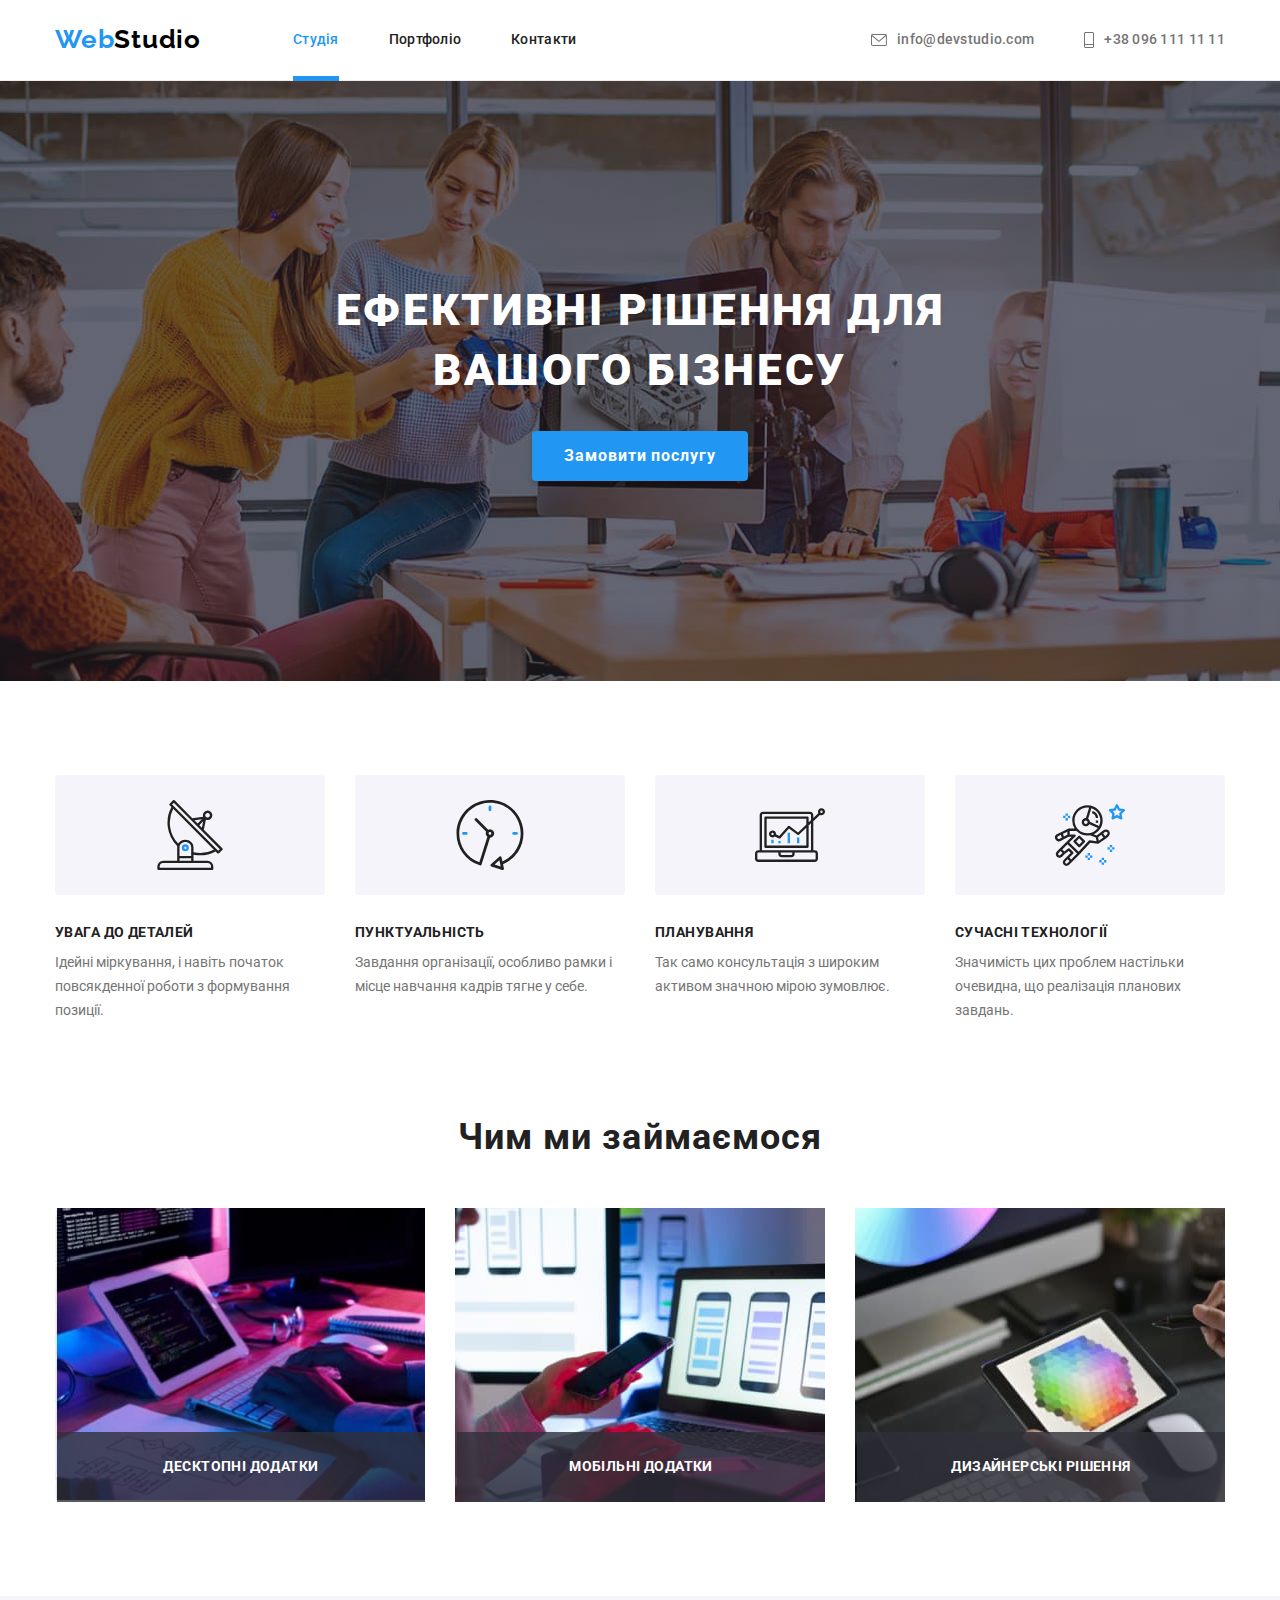
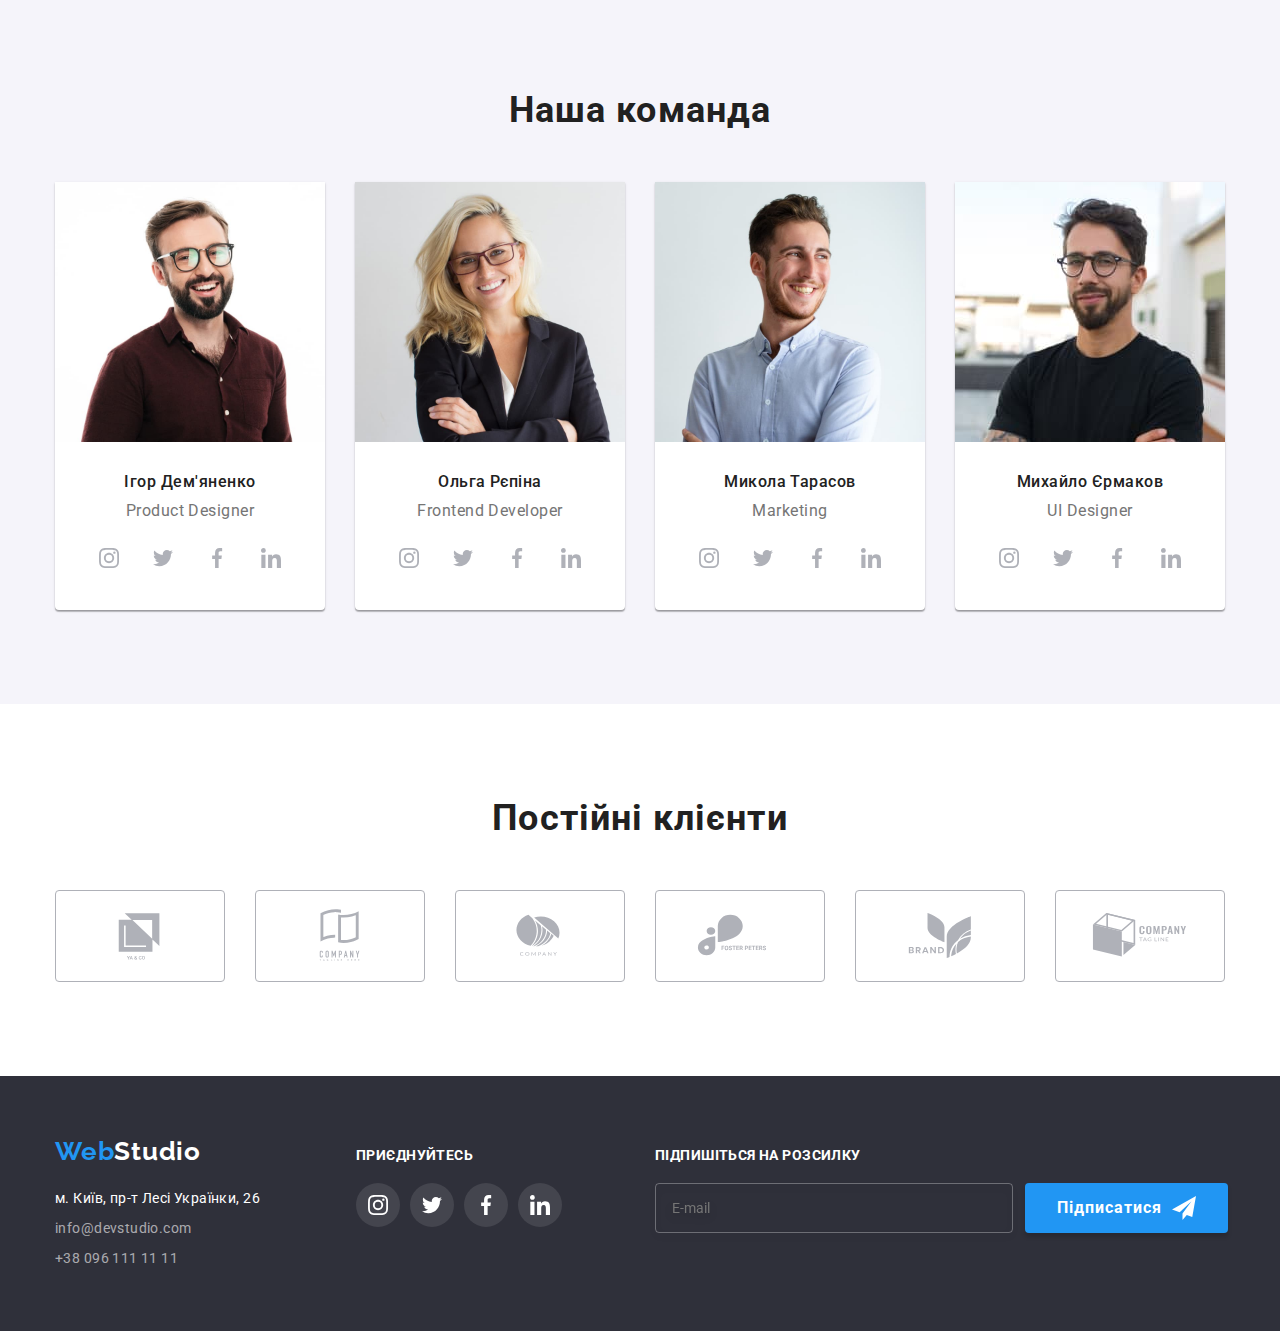
<file: index.html>
<!DOCTYPE html>
<html lang="uk">
  <head>
    <meta charset="UTF-8" />
    <meta http-equiv="X-UA-Compatible" content="IE=edge" />
    <meta name="viewport" content="width=device-width, initial-scale=1.0" />
    <title>Studio</title>
    <link
      href="https://fonts.googleapis.com/css2?family=Raleway:wght@700&family=Roboto:wght@400;500;700;900&display=swap"
      rel="stylesheet"
    />
    <link
      rel="stylesheet"
      href="https://cdnjs.cloudflare.com/ajax/libs/modern-normalize/1.1.0/modern-normalize.min.css"
    />
    <link href="./css/main.min.css" rel="stylesheet" />
    <link href="./css/styles.css" rel="stylesheet" />
  </head>
  <body>
    <!-- шапка класса -->
    <header class="page-top">
      <div class="container site-navnav">
        <nav class="site-navnav">
          <a href="./index.html" class="logo"
            >Web<span class="logot">Studio</span></a
          >
          <ul class="site-nav list">
            <li class="item">
              <a href="./index.html" class="link activ-page">Студія</a>
            </li>
            <li class="item">
              <a href="./portfolio.html" class="link">Портфоліо</a>
            </li>
            <li class="item">
              <a href="./index.html" class="link">Контакти</a>
            </li>
          </ul>
        </nav>
        <ul class="auth-nav list">
          <li class="item">
            <a href="mailto:info@devstudio.com" class="link-auth"
              ><svg class="head-icons" width="16" height="12">
                <use href="./images/icons.svg#icon-mail"></use>
              </svg>
              info@devstudio.com</a
            >
          </li>
          <li class="item">
            <a href="tel:+380961111111" class="link-auth"
              ><svg class="head-icons" width="10" height="16">
                <use href="./images/icons.svg#icon-tel"></use></svg
              >+38 096 111 11 11</a
            >
          </li>
        </ul>
      </div>
    </header>
    <!-- герой -->
    <main>
      <section class="hero">
        <div class="container">
          <h1 class="hero-title">Ефективні рішення для вашого бізнесу</h1>
          <button type="button" class="hero-button" data-modal-open>
            Замовити послугу
          </button>
        </div>
      </section>
      <!-- Переваги -->
      <section class="features section">
        <div class="container">
          <h2 class="visually-hidden">Переваги</h2>
          <ul class="list">
            <li class="item-list">
              <div class="astronauts">
                <svg class="customers-icons" width="70" height="70">
                  <use href="./images/icons.svg#icon-antenna"></use>
                </svg>
              </div>
              <h2 class="features-title">УВАГА ДО ДЕТАЛЕЙ</h2>
              <p class="text">
                Ідейні міркування, і навіть початок повсякденної роботи з
                формування позиції.
              </p>
            </li>
            <li class="item-list">
              <div class="astronauts">
                <svg class="customers-icons" width="70" height="70">
                  <use href="./images/icons.svg#icon-clock"></use>
                </svg>
              </div>
              <h2 class="features-title">ПУНКТУАЛЬНІСТЬ</h2>
              <p class="text">
                Завдання організації, особливо рамки і місце навчання кадрів
                тягне у себе.
              </p>
            </li>
            <li class="item-list">
              <div class="astronauts">
                <svg class="customers-icons" width="70" height="70">
                  <use href="./images/icons.svg#icon-diagram"></use>
                </svg>
              </div>
              <h2 class="features-title">ПЛАНУВАННЯ</h2>
              <p class="text">
                Так само консультація з широким активом значною мірою зумовлює.
              </p>
            </li>
            <li class="item-list">
              <div class="astronauts">
                <svg class="customers-icons" width="70" height="70">
                  <use href="./images/icons.svg#icon-astronaut"></use>
                </svg>
              </div>
              <h2 class="features-title">СУЧАСНІ ТЕХНОЛОГІЇ</h2>
              <p class="text">
                Значимість цих проблем настільки очевидна, що реалізація
                планових завдань.
              </p>
            </li>
          </ul>
        </div>
      </section>
      <!-- Чим ми займаємося -->
      <section class="work section">
        <div class="container">
          <h2 class="work-title">Чим ми займаємося</h2>
          <ul class="features-list list">
            <li class="item">
              <img
                src="./images/sector2/box1.jpg"
                alt="Робота на компьютері"
                width="370"
                height="294"
              />
              <div class="addition">
                <p>Десктопні додатки</p>
              </div>
            </li>
            <li class="item">
              <img
                src="./images/sector2/box2.jpg"
                alt="Робота на компьютері"
                width="370"
                height="294"
              />
              <div class="addition">
                <p>Мобільні додатки</p>
              </div>
            </li>
            <li class="item">
              <img
                src="./images/sector2/box3.jpg"
                alt="Планшет з малюнком"
                width="370"
                height="294"
              />
              <div class="addition">
                <p>Дизайнерські рішення</p>
              </div>
            </li>
          </ul>
        </div>
      </section>
      <!-- Команда -->
      <section class="team section">
        <div class="container">
          <h2 class="team-title">Наша команда</h2>
          <ul class="list">
            <li class="item">
              <img
                src="./images/sector3/worker1.jpg"
                alt="Працівник в окулярах"
                width="270"
                height="260"
              />
              <h3 class="team-member">Ігор Дем'яненко</h3>
              <p class="text">Product Designer</p>
              <ul class="socials">
                <li class="socials-items">
                  <a
                    class="socials-link"
                    href="https://instagram.com"
                    target="_blank"
                    rel="noreferrer noopener"
                  >
                    <svg class="social-icons" width="20" height="20">
                      <use href="./images/icons.svg#icon-instagram"></use></svg
                  ></a>
                </li>
                <li class="socials-items">
                  <a
                    class="socials-link"
                    href="https://twitter.com"
                    target="_blank"
                    rel="noreferrer noopener"
                    ><svg class="social-icons" width="20" height="20">
                      <use href="./images/icons.svg#icon-twitter"></use></svg
                  ></a>
                </li>
                <li class="socials-items">
                  <a
                    class="socials-link"
                    href="https://facebook.com"
                    target="_blank"
                    rel="noreferrer noopener"
                    ><svg class="social-icons" width="20" height="20">
                      <use href="./images/icons.svg#icon-facebook"></use></svg
                  ></a>
                </li>
                <li class="socials-items">
                  <a
                    class="socials-link"
                    href="https://linkedin.com"
                    target="_blank"
                    rel="noreferrer noopener"
                    ><svg class="social-icons" width="20" height="20">
                      <use href="./images/icons.svg#icon-linkedin"></use></svg
                  ></a>
                </li>
              </ul>
            </li>
            <li class="item">
              <img
                src="./images/sector3/worker2.jpg"
                alt="Працівник дівчина в окулярах"
                width="270"
                height="260"
              />
              <h3 class="team-member">Ольга Рєпіна</h3>
              <p class="text">Frontend Developer</p>
              <ul class="socials">
                <li class="socials-items">
                  <a
                    class="socials-link"
                    href="https://instagram.com"
                    target="_blank"
                    rel="noreferrer noopener"
                  >
                    <svg class="social-icons" width="20" height="20">
                      <use href="./images/icons.svg#icon-instagram"></use></svg
                  ></a>
                </li>
                <li class="socials-items">
                  <a
                    class="socials-link"
                    href="https://twitter.com"
                    target="_blank"
                    rel="noreferrer noopener"
                    ><svg class="social-icons" width="20" height="20">
                      <use href="./images/icons.svg#icon-twitter"></use></svg
                  ></a>
                </li>
                <li class="socials-items">
                  <a
                    class="socials-link"
                    href="https://facebook.com"
                    target="_blank"
                    rel="noreferrer noopener"
                    ><svg class="social-icons" width="20" height="20">
                      <use href="./images/icons.svg#icon-facebook"></use></svg
                  ></a>
                </li>
                <li class="socials-items">
                  <a
                    class="socials-link"
                    href="https://linkedin.com"
                    target="_blank"
                    rel="noreferrer noopener"
                    ><svg class="social-icons" width="20" height="20">
                      <use href="./images/icons.svg#icon-linkedin"></use></svg
                  ></a>
                </li>
              </ul>
            </li>
            <li class="item">
              <img
                src="./images/sector3/worker3.jpg"
                alt="Працівник"
                width="270"
                height="260"
              />
              <h3 class="team-member">Микола Тарасов</h3>
              <p class="text">Marketing</p>
              <ul class="socials">
                <li class="socials-items">
                  <a
                    class="socials-link"
                    href="https://instagram.com"
                    target="_blank"
                    rel="noreferrer noopener"
                  >
                    <svg class="social-icons" width="20" height="20">
                      <use href="./images/icons.svg#icon-instagram"></use></svg
                  ></a>
                </li>
                <li class="socials-items">
                  <a
                    class="socials-link"
                    href="https://twitter.com"
                    target="_blank"
                    rel="noreferrer noopener"
                    ><svg class="social-icons" width="20" height="20">
                      <use href="./images/icons.svg#icon-twitter"></use></svg
                  ></a>
                </li>
                <li class="socials-items">
                  <a
                    class="socials-link"
                    href="https://facebook.com"
                    target="_blank"
                    rel="noreferrer noopener"
                    ><svg class="social-icons" width="20" height="20">
                      <use href="./images/icons.svg#icon-facebook"></use></svg
                  ></a>
                </li>
                <li class="socials-items">
                  <a
                    class="socials-link"
                    href="https://linkedin.com"
                    target="_blank"
                    rel="noreferrer noopener"
                    ><svg class="social-icons" width="20" height="20">
                      <use href="./images/icons.svg#icon-linkedin"></use></svg
                  ></a>
                </li>
              </ul>
            </li>
            <li class="item">
              <img
                src="./images/sector3/worker4.jpg"
                alt="Працівник"
                width="270"
                height="260"
              />
              <h3 class="team-member">Михайло Єрмаков</h3>
              <p class="text">UI Designer</p>
              <ul class="socials">
                <li class="socials-items">
                  <a
                    class="socials-link"
                    href="https://instagram.com"
                    target="_blank"
                    rel="noreferrer noopener"
                  >
                    <svg class="social-icons" width="20" height="20">
                      <use href="./images/icons.svg#icon-instagram"></use></svg
                  ></a>
                </li>
                <li class="socials-items">
                  <a
                    class="socials-link"
                    href="https://twitter.com"
                    target="_blank"
                    rel="noreferrer noopener"
                    ><svg class="social-icons" width="20" height="20">
                      <use href="./images/icons.svg#icon-twitter"></use></svg
                  ></a>
                </li>
                <li class="socials-items">
                  <a
                    class="socials-link"
                    href="https://facebook.com"
                    target="_blank"
                    rel="noreferrer noopener"
                    ><svg class="social-icons" width="20" height="20">
                      <use href="./images/icons.svg#icon-facebook"></use></svg
                  ></a>
                </li>
                <li class="socials-items">
                  <a
                    class="socials-link"
                    href="https://linkedin.com"
                    target="_blank"
                    rel="noreferrer noopener"
                    ><svg class="social-icons" width="20" height="20">
                      <use href="./images/icons.svg#icon-linkedin"></use></svg
                  ></a>
                </li>
              </ul>
            </li>
          </ul>
        </div>
      </section>
      <!-- regular customers -->
      <section class="regular-customers section">
        <div class="container">
          <h2 class="customers-title">Постійні клієнти</h2>
          <ul class="customers">
            <li class="customers-item">
              <a
                class="customers-link"
                href="https://instagram.com"
                target="_blank"
                rel="noreferrer noopener"
              >
                <svg class="customers-icons" width="106" height="60">
                  <use href="./images/icons.svg#icon-Logo"></use></svg
              ></a>
            </li>
            <li class="customers-item">
              <a
                class="customers-link"
                href="https://instagram.com"
                target="_blank"
                rel="noreferrer noopener"
              >
                <svg class="customers-icons" width="106" height="60">
                  <use href="./images/icons.svg#icon-Logo-1"></use></svg
              ></a>
            </li>
            <li class="customers-item">
              <a
                class="customers-link"
                href="https://instagram.com"
                target="_blank"
                rel="noreferrer noopener"
              >
                <svg class="customers-icons" width="106" height="60">
                  <use href="./images/icons.svg#icon-Logo-2"></use></svg
              ></a>
            </li>
            <li class="customers-item">
              <a
                class="customers-link"
                href="https://instagram.com"
                target="_blank"
                rel="noreferrer noopener"
              >
                <svg class="customers-icons" width="106" height="60">
                  <use href="./images/icons.svg#icon-Logo-3"></use></svg
              ></a>
            </li>
            <li class="customers-item">
              <a
                class="customers-link"
                href="https://instagram.com"
                target="_blank"
                rel="noreferrer noopener"
              >
                <svg class="customers-icons" width="106" height="60">
                  <use href="./images/icons.svg#icon-Logo-4"></use></svg
              ></a>
            </li>
            <li class="customers-item">
              <a
                class="customers-link"
                href="https://instagram.com"
                target="_blank"
                rel="noreferrer noopener"
              >
                <svg class="customers-icons" width="106" height="60">
                  <use href="./images/icons.svg#icon-Logo-5"></use></svg
              ></a>
            </li>
          </ul>
        </div>
      </section>
    </main>
    <!-- Адресс/телефон -->
    <footer class="page-bot">
      <div class="container general-bot">
        <div class="first-bot">
          <a href="index.html" class="logo"
            >Web<span class="logot">Studio</span></a
          >
          <address class="address">
            <ul class="list">
              <li>
                <a
                  href="https://goo.gl/maps/ip22QWGcovhfsCNH8"
                  class="bot-address"
                  target="_blank"
                  rel="noreferrer noopener"
                  >м. Київ, пр-т Лесі Українки, 26</a
                >
              </li>
              <li>
                <a href="mailto:info@devstudio.com" class="bot-nav"
                  >info@devstudio.com</a
                >
              </li>
              <li>
                <a href="tel:+380961111111" class="bot-nav"
                  >+38 096 111 11 11</a
                >
              </li>
            </ul>
          </address>
        </div>
        <div class="second-bot">
          <p class="pinfoot">приєднуйтесь</p>
          <ul class="socials">
            <li class="socials-items">
              <a
                class="socials-link"
                href="https://instagram.com"
                target="_blank"
                rel="noreferrer noopener"
              >
                <svg class="social-icons" width="20" height="20">
                  <use href="./images/icons.svg#icon-instagram"></use></svg
              ></a>
            </li>
            <li class="socials-items">
              <a
                class="socials-link"
                href="https://twitter.com"
                target="_blank"
                rel="noreferrer noopener"
                ><svg class="social-icons" width="20" height="20">
                  <use href="./images/icons.svg#icon-twitter"></use></svg
              ></a>
            </li>
            <li class="socials-items">
              <a
                class="socials-link"
                href="https://facebook.com"
                target="_blank"
                rel="noreferrer noopener"
                ><svg class="social-icons" width="20" height="20">
                  <use href="./images/icons.svg#icon-facebook"></use></svg
              ></a>
            </li>
            <li class="socials-items">
              <a
                class="socials-link"
                href="https://linkedin.com"
                target="_blank"
                rel="noreferrer noopener"
                ><svg class="social-icons" width="20" height="20">
                  <use href="./images/icons.svg#icon-linkedin"></use></svg
              ></a>
            </li>
          </ul>
        </div>
        <div class="third-bot">
          <h2 class="pinfoot">Підпишіться на розсилку</h2>
          <form name="subscription">
            <div class="subscription-form">
              <label>
                <input
                  class="subscription-mail"
                  type="email"
                  name="user_mail"
                  placeholder="E-mail"
                />
              </label>
              <button class="hero-button" type="submit">
                Підписатися
                <svg class="social-icons" width="24" height="24">
                  <use href="./images/icons.svg#icon-send"></use>
                </svg>
              </button>
            </div>
          </form>
        </div>
      </div>
    </footer>
    <!-- modal window -->
    <div class="backdrop is-hidden" data-modal>
      <div class="modal">
        <button class="modal-btn" type="button" data-modal-close>
          <svg class="modal-icon" width="30" height="30">
            <use href="./images/icons.svg#icon-cross"></use>
          </svg>
        </button>
        <strong class="modal-title"
          >Залиште свої дані, ми вам передзвонимо</strong
        >
        <form name="modal-form" class="modal-form">
          <label class="modal-form-lable" for="user_name">Ім'я</label>
          <div class="modal-form-wrapper">
            <input
              class="modal-form-input"
              type="text"
              name="user_name"
              id="user_name"
            />
            <svg class="modal-form-icon" width="18" height="18">
              <use href="./images/icons.svg#icon-person"></use>
            </svg>
          </div>
          <label class="modal-form-lable" for="user_phone">Телефон</label>
          <div class="modal-form-wrapper">
            <input
              class="modal-form-input"
              type="tel"
              name="user_phone"
              id="user_phone"
            />
            <svg class="modal-form-icon" width="18" height="18">
              <use href="./images/icons.svg#icon-phone"></use>
            </svg>
          </div>
          <label class="modal-form-lable" for="user_mail">Пошта</label>
          <div class="modal-form-wrapper">
            <input
              class="modal-form-input"
              type="email"
              name="user_mail"
              id="user_mail"
            />
            <svg class="modal-form-icon" width="18" height="18">
              <use href="./images/icons.svg#icon-email"></use>
            </svg>
          </div>
          <label class="modal-form-lable" for="user_content">Коментар</label>
          <textarea
            class="modal-form-content"
            name="user_content"
            id="user_content"
            rows="6"
            placeholder="Введіть текст"
          ></textarea>
          <label class="modal-form-agree">
            <input class="modal-form-checkbox" type="checkbox" />
            <span class="icon-checkbox"></span>
            <span class="modal-form-desc"
              >Погоджуюся з розсилкою та приймаю
              <a class="modal-form-link" href="">Умови договору</a>
            </span>
          </label>
          <button class="hero-button" type="submit">Відправити</button>
        </form>
      </div>
    </div>
    <script src="./js/modal.js"></script>
  </body>
</html>
</file>
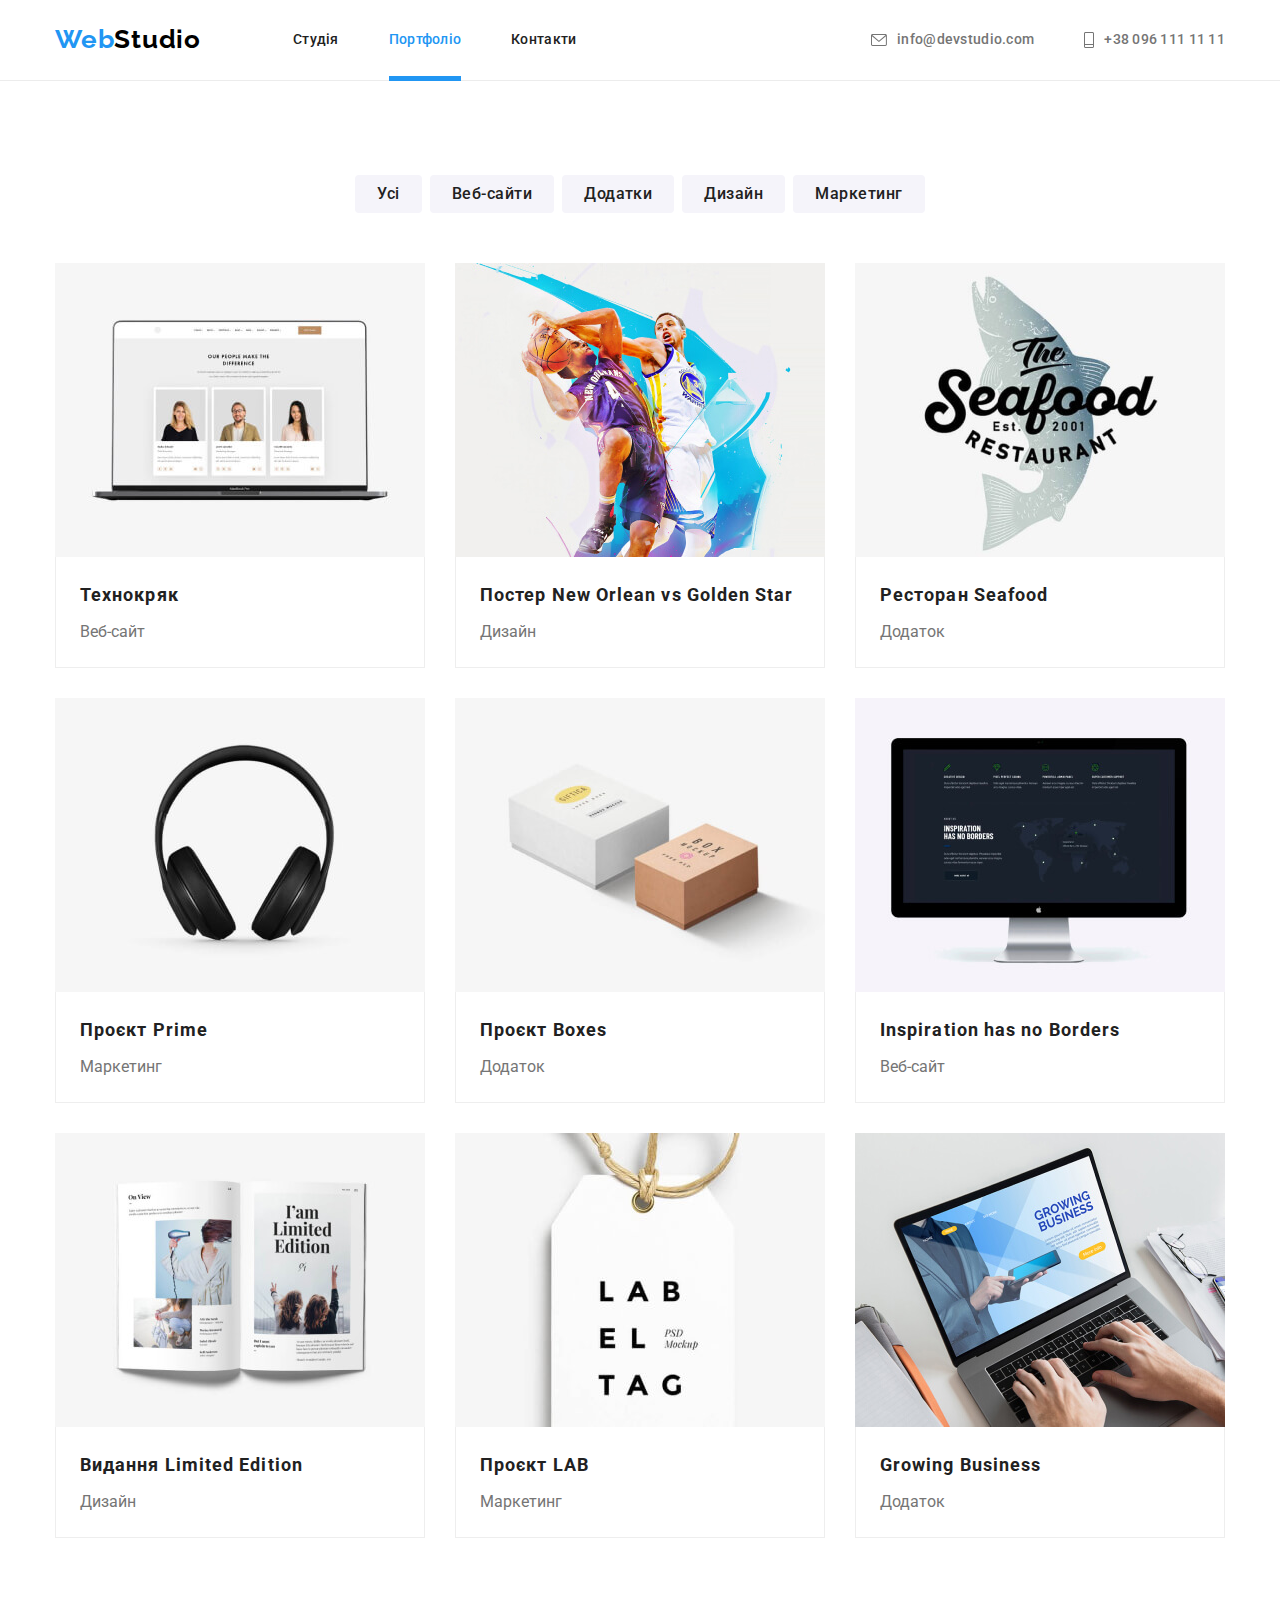
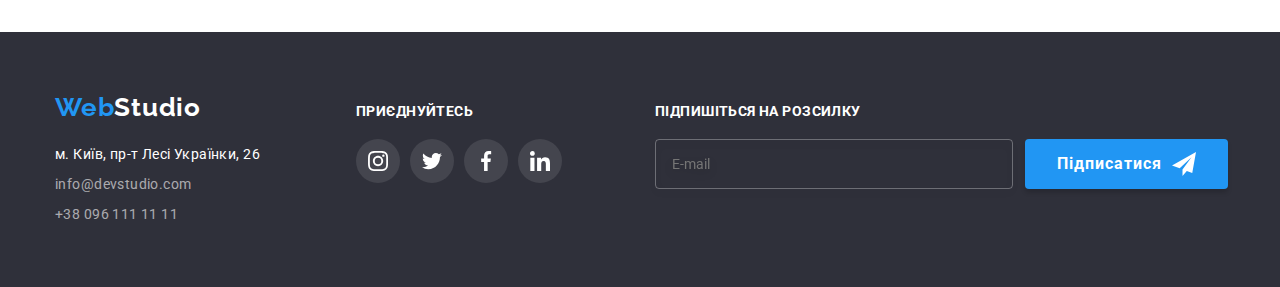
<file: portfolio.html>
<!DOCTYPE html>
<html lang="uk">
  <head>
    <meta charset="UTF-8" />
    <meta http-equiv="X-UA-Compatible" content="IE=edge" />
    <meta name="viewport" content="width=device-width, initial-scale=1.0" />
    <title>Studio</title>
    <link
      href="https://fonts.googleapis.com/css2?family=Raleway:wght@700&family=Roboto:wght@400;500;700;900&display=swap"
      rel="stylesheet"
    />
    <link
      rel="stylesheet"
      href="https://cdnjs.cloudflare.com/ajax/libs/modern-normalize/1.1.0/modern-normalize.min.css"
    />
    <link rel="stylesheet" href="./css/styles.css" />
  </head>
  <body>
    <header class="page-top">
      <div class="container site-navnav">
        <nav class="site-navnav">
          <a href="./index.html" class="logo"
            >Web<span class="logot">Studio</span></a
          >
          <ul class="site-nav list">
            <li class="item">
              <a href="./index.html" class="link">Студія</a>
            </li>
            <li class="item">
              <a href="./portfolio.html" class="link activ-page">Портфоліо</a>
            </li>
            <li class="item">
              <a href="./index.html" class="link">Контакти</a>
            </li>
          </ul>
        </nav>
        <div>
          <ul class="auth-nav list">
            <li class="item">
              <a href="mailto:info@devstudio.com" class="link-auth"
                ><svg class="head-icons" width="16" height="12">
                  <use href="./images/icons.svg#icon-mail"></use>
                </svg>
                info@devstudio.com</a
              >
            </li>
            <li class="item">
              <a href="tel:+380961111111" class="link-auth"
                ><svg class="head-icons" width="10" height="16">
                  <use href="./images/icons.svg#icon-tel"></use></svg
                >+38 096 111 11 11</a
              >
            </li>
          </ul>
        </div>
      </div>
    </header>
    <main>
      <!-- Портфоліо -->
      <section class="portfol-p section">
        <div class="container">
          <h1 class="visually-hidden">Портфоліо</h1>
          <ul class="buttons">
            <li class="item">
              <button type="button" class="baton">Усі</button>
            </li>
            <li class="item">
              <button type="button" class="baton">Веб-сайти</button>
            </li>
            <li class="item">
              <button type="button" class="baton">Додатки</button>
            </li>
            <li class="item">
              <button type="button" class="baton">Дизайн</button>
            </li>
            <li class="item">
              <button type="button" class="baton">Маркетинг</button>
            </li>
          </ul>

          <ul class="pt-container">
            <!-- flex-element -->
            <li class="pt-item">
              <a
                class="sylka"
                href="https://apeha.ru/"
                rel="noreferrer noopener"
              >
                <div class="overimg">
                  <img
                    src="./images/portfolio/img.jpg"
                    alt="Сайт на ноутбуке"
                    width="370"
                  />

                  <p class="interactiv">
                    Ресурс пропонує комплексні пропозиції з різним рівнем
                    функціоналу та сервісів. Все це дозволить відвідувачу
                    отримати вичерпні відомості про компанію чи приватну особу.
                  </p>
                </div>
                <div class="pt-title">
                  <h2 class="portfolio-title">Технокряк</h2>
                  <p>Веб-сайт</p>
                </div>
              </a>
            </li>
            <li class="pt-item">
              <a
                class="sylka"
                href="https://apeha.ru/"
                rel="noreferrer noopener"
              >
                <div class="overimg">
                  <img
                    src="./images/portfolio/img1.jpg"
                    alt="Постер"
                    width="370"
                  />
                  <p class="interactiv">
                    Ресурс пропонує комплексні пропозиції з різним рівнем
                    функціоналу та сервісів. Все це дозволить відвідувачу
                    отримати вичерпні відомості про компанію чи приватну особу.
                  </p>
                </div>
                <div class="pt-title">
                  <h2 class="portfolio-title">
                    Постер New Orlean vs Golden Star
                  </h2>
                  <p>Дизайн</p>
                </div>
              </a>
            </li>
            <li class="pt-item">
              <a
                class="sylka"
                href="https://apeha.ru/"
                rel="noreferrer noopener"
              >
                <div class="overimg">
                  <img
                    src="./images/portfolio/img2.jpg"
                    alt="Вывиска ресторана"
                    width="370"
                  />
                  <p class="interactiv">
                    Ресурс пропонує комплексні пропозиції з різним рівнем
                    функціоналу та сервісів. Все це дозволить відвідувачу
                    отримати вичерпні відомості про компанію чи приватну особу.
                  </p>
                </div>
                <div class="pt-title">
                  <h2 class="portfolio-title">Ресторан Seafood</h2>
                  <p>Додаток</p>
                </div></a
              >
            </li>
            <li class="pt-item">
              <a
                class="sylka"
                href="https://apeha.ru/"
                rel="noreferrer noopener"
              >
                <div class="overimg">
                  <img
                    src="./images/portfolio/img3.jpg"
                    alt="Наушники"
                    width="370"
                  />
                  <p class="interactiv">
                    Ресурс пропонує комплексні пропозиції з різним рівнем
                    функціоналу та сервісів. Все це дозволить відвідувачу
                    отримати вичерпні відомості про компанію чи приватну особу.
                  </p>
                </div>
                <div class="pt-title">
                  <h2 class="portfolio-title">Проєкт Prime</h2>
                  <p>Маркетинг</p>
                </div></a
              >
            </li>
            <li class="pt-item">
              <a
                class="sylka"
                href="https://apeha.ru/"
                rel="noreferrer noopener"
              >
                <div class="overimg">
                  <img
                    src="./images/portfolio/img4.jpg"
                    alt="Проєкт Boxes"
                    width="370"
                  />
                  <p class="interactiv">
                    Ресурс пропонує комплексні пропозиції з різним рівнем
                    функціоналу та сервісів. Все це дозволить відвідувачу
                    отримати вичерпні відомості про компанію чи приватну особу.
                  </p>
                </div>
                <div class="pt-title">
                  <h2 class="portfolio-title">Проєкт Boxes</h2>
                  <p>Додаток</p>
                </div></a
              >
            </li>
            <li class="pt-item">
              <a
                class="sylka"
                href="https://apeha.ru/"
                rel="noreferrer noopener"
              >
                <div class="overimg">
                  <img
                    src="./images/portfolio/img5.jpg"
                    alt="Монитор"
                    width="370"
                  />
                  <p class="interactiv">
                    Ресурс пропонує комплексні пропозиції з різним рівнем
                    функціоналу та сервісів. Все це дозволить відвідувачу
                    отримати вичерпні відомості про компанію чи приватну особу.
                  </p>
                </div>
                <div class="pt-title">
                  <h2 class="portfolio-title">Inspiration has no Borders</h2>
                  <p>Веб-сайт</p>
                </div></a
              >
            </li>
            <li class="pt-item">
              <a
                class="sylka"
                href="https://apeha.ru/"
                rel="noreferrer noopener"
              >
                <div class="overimg">
                  <img
                    src="./images/portfolio/img6.jpg"
                    alt="Книга"
                    width="370"
                  />
                  <p class="interactiv">
                    Ресурс пропонує комплексні пропозиції з різним рівнем
                    функціоналу та сервісів. Все це дозволить відвідувачу
                    отримати вичерпні відомості про компанію чи приватну особу.
                  </p>
                </div>
                <div class="pt-title">
                  <h2 class="portfolio-title">Видання Limited Edition</h2>
                  <p>Дизайн</p>
                </div></a
              >
            </li>
            <li class="pt-item">
              <a
                class="sylka"
                href="https://apeha.ru/"
                rel="noreferrer noopener"
              >
                <div class="overimg">
                  <img
                    src="./images/portfolio/img7.jpg"
                    alt="Бейдж"
                    width="370"
                  />
                  <p class="interactiv">
                    Ресурс пропонує комплексні пропозиції з різним рівнем
                    функціоналу та сервісів. Все це дозволить відвідувачу
                    отримати вичерпні відомості про компанію чи приватну особу.
                  </p>
                </div>
                <div class="pt-title">
                  <h2 class="portfolio-title">Проєкт LAB</h2>
                  <p>Маркетинг</p>
                </div></a
              >
            </li>
            <li class="pt-item">
              <a
                class="sylka"
                href="https://apeha.ru/"
                rel="noreferrer noopener"
              >
                <div class="overimg">
                  <img
                    src="./images/portfolio/img8.jpg"
                    alt="Работа за ноутбуком"
                    width="370"
                  />
                  <p class="interactiv">
                    Ресурс пропонує комплексні пропозиції з різним рівнем
                    функціоналу та сервісів. Все це дозволить відвідувачу
                    отримати вичерпні відомості про компанію чи приватну особу.
                  </p>
                </div>
                <div class="pt-title">
                  <h2 class="portfolio-title">Growing Business</h2>
                  <p>Додаток</p>
                </div></a
              >
            </li>
          </ul>
        </div>
      </section>
    </main>
    <footer class="page-bot">
      <div class="container general-bot">
        <div class="first-bot">
          <a href="index.html" class="logo"
            >Web<span class="logot">Studio</span></a
          >
          <address class="address">
            <ul class="list">
              <li>
                <a
                  href="https://goo.gl/maps/ip22QWGcovhfsCNH8"
                  class="bot-address"
                  target="_blank"
                  rel="noreferrer noopener"
                  >м. Київ, пр-т Лесі Українки, 26</a
                >
              </li>
              <li>
                <a href="mailto:info@devstudio.com" class="bot-nav"
                  >info@devstudio.com</a
                >
              </li>
              <li>
                <a href="tel:+380961111111" class="bot-nav"
                  >+38 096 111 11 11</a
                >
              </li>
            </ul>
          </address>
        </div>
        <div class="second-bot">
          <p class="pinfoot">приєднуйтесь</p>
          <ul class="socials">
            <li class="socials-items">
              <a
                class="socials-link"
                href="https://instagram.com"
                target="_blank"
                rel="noreferrer noopener"
              >
                <svg class="social-icons" width="20" height="20">
                  <use href="./images/icons.svg#icon-instagram"></use></svg
              ></a>
            </li>
            <li class="socials-items">
              <a
                class="socials-link"
                href="https://twitter.com"
                target="_blank"
                rel="noreferrer noopener"
                ><svg class="social-icons" width="20" height="20">
                  <use href="./images/icons.svg#icon-twitter"></use></svg
              ></a>
            </li>
            <li class="socials-items">
              <a
                class="socials-link"
                href="https://facebook.com"
                target="_blank"
                rel="noreferrer noopener"
                ><svg class="social-icons" width="20" height="20">
                  <use href="./images/icons.svg#icon-facebook"></use></svg
              ></a>
            </li>
            <li class="socials-items">
              <a
                class="socials-link"
                href="https://linkedin.com"
                target="_blank"
                rel="noreferrer noopener"
                ><svg class="social-icons" width="20" height="20">
                  <use href="./images/icons.svg#icon-linkedin"></use></svg
              ></a>
            </li>
          </ul>
        </div>
        <div class="third-bot">
          <h2 class="pinfoot">Підпишіться на розсилку</h2>
          <form name="subscription">
            <div class="subscription-form">
              <label>
                <input
                  class="subscription-mail"
                  type="email"
                  name="user_mail"
                  placeholder="E-mail"
                />
              </label>
              <button class="hero-button" type="submit">
                Підписатися
                <svg class="social-icons" width="24" height="24">
                  <use href="./images/icons.svg#icon-send"></use>
                </svg>
              </button>
            </div>
          </form>
        </div>
      </div>
    </footer>
  </body>
</html>
</file>
<file: css/styles.css>
:root {
    --primary-text-color: #212121;
    --title-text-color: #757575;
    --accent-text-color: #2196F3;
    --white-color: #ffffff;
    --black-color: #000000;
    --herobot-bcg-color: #2F303A;
    --team-background-color: #F5F4FA;
    --button-background-color: #188CE8;
    --bot-textnav-color: rgba(255, 255, 255, 0.6);
    --boder-bot-color: #ECECEC;
    --border-porfolio-color: #EEEEEE;
    --bg-img-color: #c4c4c4;
    --filling-icon: rgba(175, 177, 184, 1)
}

html {
    box-sizing: border-box;
}

*,
*::after,
*::before {
    box-sizing: inherit;
}

ul {
    margin: 0;
    padding: 0;
}

h1,
h2,
h3,
h4,
h5,
h6,
p,
ul {
    margin: 0;
    padding: 0;
}

body {
    background-color: var(--white-color);
    color: var(--title-text-color);

    font-family: 'Roboto', 'sans-serif';
    /* font-style: normal;
    font-weight: 400; */
    font-size: 14px;
    line-height: 1.71;

}

.container {
    width: 1200px;
    /* outline: 2px solid tomato; */
    /* outline: 2px solid tomato; */
    /* background-color: #e7d6d6; */
    margin: 0 auto;
    padding-left: 15px;
    padding-right: 15px;
}

a {
    text-decoration: none;
}

ul {
    list-style: none;
}

.section {
    padding-top: 94px;
    padding-bottom: 94px;
}

/* Капелюх */
.page-top {
    border-bottom: 1px solid var(--boder-bot-color);
}

.logo {
    display: block;
    color: var(--accent-text-color);
    font-style: normal;
    font-family: 'Raleway', 'sans-serif';
    font-weight: 700;
    font-size: 26px;
    line-height: 1.2;
    letter-spacing: 0.03em;
    width: 145px;
    margin: 0;
    padding: 0;
}

.logot {
    color: var(--black-color);
}

/* site-nav */
.site-nav .link {
    position: relative;
    display: block;
    padding-top: 32px;
    padding-bottom: 32px;
    color: var(--primary-text-color);

    font-weight: 500;
    font-size: 14px;
    line-height: 1.14;
    letter-spacing: 0.02em;
}

.link-auth {
    padding-top: 32px;
    padding-bottom: 32px;
}

.site-navnav {
    /* margin: 0;
    padding: 0; */
    display: flex;
    align-items: center;
    justify-content: space-between;
    padding-top: 0;
    padding-bottom: 0;
}

.site-nav {
    display: flex;
    margin: 0;
    padding: 0;
    margin-left: 93px;
}

.site-nav a {

    transition: color 250ms cubic-bezier(0.4, 0, 0.2, 1);
}


/* .site-nav .item:not(:last-child) {
    margin-right: 50px;
} */

.site-nav .item+.item {
    margin-left: 50px;
}

.site-nav a:hover,
.site-nav a:focus {
    color: var(--accent-text-color);
}

.page-top .activ-page {
    color: var(--accent-text-color);
}

.activ-page::after {
    content: '';
    position: absolute;
    left: 0;
    bottom: -1px;
    display: block;
    width: 100%;
    height: 5px;
    background-color: #2196F3;
    opacity: 1;
}

/* .site-nav .link:hover::after {
    opacity: 1;
} */

/* Ссылки и телефон */
.auth-nav {
    display: flex;
    /* margin: auto; */
}

.auth-nav .item+.item {
    margin-left: 50px;
}

.head-icons {
    margin-right: 10px;
    fill: currentColor;
}

.auth-nav a {
    display: flex;
    color: var(--title-text-color);

    font-weight: 500;
    font-size: 14px;
    line-height: 1.14;
    letter-spacing: 0.02em;
    align-items: center;
    transition: color 250ms cubic-bezier(0.4, 0, 0.2, 1);
}

.auth-nav .link-auth:hover,
.auth-nav .link-auth:focus {
    color: var(--accent-text-color);
}

/* ГЕРОЙ */
.hero {
    max-width: 1600px;
    background-color: var(--bg-img-color);
    background-image: linear-gradient(rgba(47, 48, 58, 0.4), rgba(47, 48, 58, 0.4)), url(../images/background/Img.jpg);
    background-repeat: no-repeat;
    background-position: center;
    background-size: auto;
    margin-left: auto;
    margin-right: auto;
    padding-top: 200px;
    padding-bottom: 200px;
}

.hero-title {
    /* display: inline-block; */
    max-width: 696px;
    margin: auto;
    margin-bottom: 30px;

    color: var(--white-color);

    font-weight: 900;
    font-size: 44px;
    line-height: 1.36;
    text-align: center;
    letter-spacing: 0.06em;
    text-transform: uppercase;
}

.hero-button {
    cursor: pointer;
    box-shadow: 0px 4px 4px rgba(0, 0, 0, 0.15);
    border: 0px;
    border-radius: 4px;
    padding: 10px 32px;
    color: var(--white-color);
    background-color: var(--accent-text-color);
    margin: auto;

    font-family: 'Roboto';
    font-weight: 700;
    font-size: 16px;
    line-height: 1.88;
    display: flex;
    align-items: center;
    text-align: center;
    letter-spacing: 0.06em;
    transition: background-color 250ms cubic-bezier(0.4, 0, 0.2, 1);
}

.hero-button:hover, .hero-button:focus {
    background-color: var(--button-background-color);
}

/* Переваги */
.features .features-title {
    margin-bottom: 10px;
    color: var(--primary-text-color);

    font-weight: 700;
    font-size: 14px;
    line-height: 1.14;
    letter-spacing: 0.03em;
    text-transform: uppercase;
}

.list {
    display: flex;
}

.list .item-list {
    width: 270px;
}

.astronauts {
    display: flex;
    background-color: rgba(245, 244, 250, 1);
    align-items: center;
    min-height: 120px;
    justify-content: center;
    margin-bottom: 30px;
    border-radius: 4px;
}

.list .item-list+.item-list {
    margin-left: 30px;
}

/* Чим ми займаємося і Наша команда*/
.work .work-title,
.team .team-title {
    color: var(--primary-text-color);

    font-weight: 700;
    font-size: 36px;
    line-height: 1.16;
    text-align: center;
    letter-spacing: 0.03em;
    margin-bottom: 50px;
}

.work {
    padding-top: 0px;
    background-color: var(--white-color);
}

.work .container {
    padding-top: 0;
}

img {
    max-width: 100%;
    display: block;
    height: auto;
}

.features-list .item:nth-child(2) {
    margin-left: 30px;
    margin-right: 30px;
}

.features-list .item {
    position: relative;
}

.addition {
    position: absolute;
    bottom: 0;
    left: 2px;
    display: flex;
    width: 368px;
    background-color: rgba(47, 48, 58, 0.8);
    font-style: normal;
    font-weight: 700;
    line-height: 1.14;
    text-align: center;
    letter-spacing: 0.03em;
    text-transform: uppercase;
    color: #FFFFFF;
    justify-content: center;
    padding-top: 27px;
    padding-bottom: 27px;

}

.addition p {
    display: block;
}

/* Команда */
.team {
    background-color: var(--team-background-color);
}

.team .list {
    display: flex;
    margin-right: 0px;

}

.team .list .item {
    background: #FFFFFF;
    box-shadow: 0px 1px 3px rgba(0, 0, 0, 0.12), 0px 1px 1px rgba(0, 0, 0, 0.14), 0px 2px 1px rgba(0, 0, 0, 0.2);
    border-radius: 0px 0px 4px 4px;
}

.team .item+.item {
    margin-left: 30px;
}


.team .team-member {
    margin-bottom: 10px;
    margin-top: 30px;
    color: var(--primary-text-color);

    font-weight: 500;
    font-size: 16px;
    line-height: 1.19;
    text-align: center;
    letter-spacing: 0.03em;
}

.team .text {
    margin-bottom: 16px;
    font-size: 16px;
    line-height: 1.19;
    text-align: center;
    letter-spacing: 0.03em;
}

/* ссылки на СОЦсети */
.socials {
    display: flex;
    align-items: center;
    justify-content: center;
    gap: 10px;
    margin-bottom: 30px;
}

.social-icons {
    fill: var(--filling-icon);
    transition: fill 250ms cubic-bezier(0.4, 0, 0.2, 1);
}

.socials-link {
    display: flex;
    align-items: center;
    justify-content: center;
    width: 44px;
    height: 44px;
    /* background-color: #FFFFFF; */
    border-radius: 50%;
    transition: background-color 250ms cubic-bezier(0.4, 0, 0.2, 1);
}

.socials-link:hover, .socials-link:focus {
    background-color: var(--accent-text-color);
}

.socials-link:hover .social-icons, .socials-link:focus .social-icons {
    fill: #FFFFFF;
}

/* regular customers */
.customers-title {
    color: var(--primary-text-color);

    font-weight: 700;
    font-size: 36px;
    line-height: 1.16;
    text-align: center;
    letter-spacing: 0.03em;
    margin-bottom: 50px;
}

.customers {
    display: flex;
    align-items: center;
    justify-content: center;
    gap: 30px;
}

.customers-icons {
    fill: var(--filling-icon);
    transition: fill 250ms cubic-bezier(0.4, 0, 0.2, 1);
}

.customers-link {
    display: flex;
    align-items: center;
    justify-content: center;
    width: 170px;
    height: 92px;
    background-color: #FFFFFF;
    border-radius: 4px;
    border: 1px solid var(--filling-icon);
    outline: transparent;
    transition: border-color 250ms cubic-bezier(0.4, 0, 0.2, 1);
}

.pt-item a {
    outline: transparent;
}

.customers-link:hover, .customers-link:focus {
    border: 1px solid var(--accent-text-color);
}

.customers-link:hover .customers-icons, .customers-link:focus .customers-icons {
    fill: var(--accent-text-color);
}


/* футер */
.page-bot {
    background-color: var(--herobot-bcg-color);
    margin-left: auto;
    margin-right: auto;
    padding: 200px 0px;
}

.page-bot .bot-address {
    color: var(--white-color);

    font-family: 'Roboto';
    font-style: normal;
    font-weight: 400;
    font-size: 14px;
    line-height: 1.71;
    letter-spacing: 0.03em;
}

.page-bot {
    padding-top: 60px;
    padding-bottom: 60px;
}

.page-bot .logot {
    color: var(--white-color);
}

.page-bot a {
    transition: color 250ms cubic-bezier(0.4, 0, 0.2, 1);
}

.page-bot a:hover,
.page-bot a:focus {
    color: var(--accent-text-color);
}

.page-bot .list {
    display: inline-block;
    margin-top: 20px;
}


.address li {
    display: block;
    height: 21px;
    margin-top: 9px;
}

.address li:nth-child(1) {
    margin-top: 0px;
}

.subscription-form {
    display: flex;
}

/* ПОРТФОЛИО нью пєйдж */

.visually-hidden {
    position: absolute;
    white-space: nowrap;
    width: 1px;
    height: 1px;
    overflow: hidden;
    border: 0;
    padding: 0;
    clip: rect(0 0 0 0);
    clip-path: inset(50%);
    margin: -1px;
}


.buttons {
    display: flex;
    justify-content: center;
    margin-bottom: 50px;
}

.buttons .item:not(:last-child) {
    margin-right: 8px;
}


.baton {
    cursor: pointer;
    color: var(--primary-text-color);
    background-color: var(--team-background-color);
    font-family: 'Roboto';
    font-weight: 500;
    font-size: 16px;
    line-height: 1.62;
    text-align: center;
    letter-spacing: 0.03em;
    padding: 6px 22px;
    border-radius: 4px;
    border-width: 0px;
    transition: background-color 250ms cubic-bezier(0.4, 0, 0.2, 1), color 250ms cubic-bezier(0.4, 0, 0.2, 1), box-shadow 250ms cubic-bezier(0.4, 0, 0.2, 1);
    /* transition: color 250ms cubic-bezier(0.4, 0, 0.2, 1);
    transition: box-shadow 250ms cubic-bezier(0.4, 0, 0.2, 1); */
}

.baton:hover,
.baton:focus {
    background-color: var(--accent-text-color);
    color: var(--white-color);
    box-shadow: 0px 3px 1px rgba(0, 0, 0, 0.1), 0px 1px 2px rgba(0, 0, 0, 0.08), 0px 2px 2px rgba(0, 0, 0, 0.12);
}

.pt-container {
    display: flex;
    flex-wrap: wrap;
}

.pt-container p {
    font-size: 16px;
    line-height: 1.87;
}

.pt-item {
    width: 370px;
    /* transition: box-shadow 250ms cubic-bezier(0.4, 0, 0.2, 1); */

}

.sylka {
    display: block;
    color: rgba(117, 117, 117, 1);
    transition: box-shadow 250ms cubic-bezier(0.4, 0, 0.2, 1);
}

.sylka:focus, .sylka:hover {
    /* display: inline-block; */
    box-shadow: 0px 1px 1px rgba(0, 0, 0, 0.12), 0px 4px 4px rgba(0, 0, 0, 0.06), 1px 4px 6px rgba(0, 0, 0, 0.16);
}

.pt-title {
    border: 1px solid var(--border-porfolio-color);
    border-top: 0;
    padding: 20px 24px;
}

.overimg {
    position: relative;
    justify-content: center;
    overflow: hidden;

}

/* .overimg::before {
    position: absolute;
    display: inline-block;
    content: '';
    width: 100%;
    height: 100%;
    background-color: rgba(33, 150, 243, 0.9);
    opacity: 0
}

.overimg:hover::before {
    opacity: 1;
} */


.sylka .interactiv {
    display: inline-block;
    position: absolute;
    width: 100%;
    height: 100%;
    padding: 63px 24px;
    background-color: rgba(33, 150, 243, 0.9);
    font-family: 'Roboto';
    font-style: normal;
    font-weight: 400;
    font-size: 18px;
    line-height: 1.56;


    letter-spacing: 0.03em;

    color: #FFFFFF;
    transition: transform 250ms cubic-bezier(0.4, 0, 0.2, 1);
}

.sylka:hover .interactiv, .sylka:focus .interactiv {

    transform: translateY(-100%);
}

.pt-item:nth-child(3n+2) {
    margin-left: 30px;
    margin-right: 30px;
}

.pt-item:not(:nth-last-child(-n+3)) {
    margin-bottom: 30px;
}



.portfolio-title {
    color: var(--primary-text-color);

    font-weight: 700;
    font-size: 18px;
    line-height: 2;
    letter-spacing: 0.06em;
    margin-bottom: 4px;
}

.page-bot .bot-nav {
    color: var(--bot-textnav-color);

    font-family: 'Roboto';
    font-style: normal;
    font-weight: 400;
    font-size: 14px;
    line-height: 1.71;
    letter-spacing: 0.03em;
}

.general-bot {
    display: flex;
}

.second-bot .socials {
    display: flex;
    align-items: center;
    justify-content: flex-start;
    gap: 10px;
    margin-bottom: 0px;
}

.second-bot .socials-link {
    background: rgba(255, 255, 255, 0.1);

    transition: background-color 250ms cubic-bezier(0.4, 0, 0.2, 1);
}

.second-bot .social-icons {
    fill: #ffffff;
}

.socials-link:hover {
    background-color: var(--accent-text-color);
}

.socials-link:focus {
    background-color: var(--accent-text-color);
}

.pinfoot {
    color: var(--white-color);

    font-family: 'Roboto';
    font-style: normal;
    font-weight: 700;
    font-size: 14px;
    line-height: 1.15;
    letter-spacing: 0.03em;
    margin-bottom: 20px;
    text-transform: uppercase;
}

.first-bot {
    min-width: 231px;
    margin-right: 70px;
}

.general-bot {
    align-items: baseline;
}

.subscription-mail {
    width: 358px;
    height: 50px;
    margin-right: 12px;
    color: rgba(255, 255, 255, 0.6);
    background-color: inherit;
    border-color: ;
    border: 1px solid rgba(255, 255, 255, 0.3);
    filter: drop-shadow(0px 4px 4px rgba(0, 0, 0, 0.15));
    border-radius: 4px;
    outline: 0;
    padding-left: 16px;
    transition: border-color 250ms, transform 250ms;
}

.subscription-mail:focus {
    border-color: rgb(33, 150, 243);
}

.third-bot {
    margin-left: 93px;
    min-width: 570px;

}

.subscription-form .hero-button {
    margin: 0;
}

.hero-button .social-icons {
    margin-left: 10px;

}

/**
  |============================
  | modal window
  |============================
*/

.backdrop {
    position: fixed;
    top: 0;
    left: 0;
    width: 100%;
    height: 100%;
    background-color: rgba(0, 0, 0, 0.2);

    transition: opacity 250ms, visibility 250ms;
}

.backdrop.is-hidden {
    opacity: 0;
    visibility: hidden;
    pointer-events: none;
}

.backdrop.is-hidden .modal {
    opacity: 0;
    transform: translate(-30%, -70%);
}

.modal {
    position: absolute;
    top: 50%;
    left: 50%;
    transform: translate(-50%, -50%);
    width: 528px;
    min-height: 581px;
    background: #FFFFFF;
    box-shadow: 0px 1px 3px rgba(0, 0, 0, 0.12), 0px 1px 1px rgba(0, 0, 0, 0.14), 0px 2px 1px rgba(0, 0, 0, 0.2);
    border-radius: 4px;
    transition: opacity 250ms, transform 250ms;
    padding: 40px;
}


.modal-btn {
    background-size: contain;
    position: absolute;
    top: 8px;
    right: 8px;
    display: flex;
    align-items: center;
    justify-content: center;
    width: 30px;
    height: 30px;
    border-radius: 50%;
    padding: 0;
    border: 0;
    background-color: transparent;
    border: 1px solid rgba(0, 0, 0, 0.1);
    cursor: pointer;
    transition: fill 250ms cubic-bezier(0.4, 0, 0.2, 1);
    outline: none;
}

.modal-btn:hover, .modal-btn:focus {
    fill: var(--accent-text-color);
}

.modal-icon {
    width: 18px;
    height: 18px;
    background-size: contain;
    display: flex;
    align-items: center;
    justify-content: center;
    outline: none;
}

.modal-title {
    display: block;
    text-align: center;
    margin-bottom: 12px;

    font-size: 20px;
    line-height: 1.15;
    text-align: center;
    letter-spacing: 0.03em;
    color: var(--primary-text-color);
}

.modal-form {}

.modal-form-lable {
    display: block;
    margin-bottom: 4px;
    font-size: 12px;
}

.modal-form-wrapper {
    position: relative;
    margin-bottom: 10px;
}

.modal-form-input {
    display: block;
    width: 100%;
    height: 40px;
    padding: 12px 42px;
    outline: transparent;
    border: 1px solid rgba(33, 33, 33, 0.2);
    border-radius: 4px;
    transition: border 250ms cubic-bezier(0.4, 0, 0.2, 1);
}

.modal-form-input:focus {
    border-color: var(--accent-text-color);
}

.modal-form-icon {
    position: absolute;
    top: 50%;
    left: 12px;
    transform: translateY(-50%);
    fill: var(--primary-text-color);
    transition: fill 250ms cubic-bezier(0.4, 0, 0.2, 1);
}

.modal-form-input:focus+.modal-form-icon {
    fill: var(--accent-text-color);
}

.modal-form-content {
    width: 100%;
    height: 120px;
    border: 1px solid rgba(33, 33, 33, 0.2);
    border-radius: 4px;
    transition: border 250ms cubic-bezier(0.4, 0, 0.2, 1);
    resize: none;
    padding: 12px 16px;
    outline: none;
    margin-bottom: 20px;
}

.modal-form-content:focus {
    border-color: var(--accent-text-color);
}

.modal-form-agree {
    display: flex;
    align-items: center;
    justify-content: center;
    gap: 7px;
}

.modal-form-agree .modal-form-icon {
    display: inline-block;
    width: 16px;
    height: 15px;
    background-color: tomato;
    fill: var(--boder-bot-color);
}

.modal-form-checkbox {
    appearance: none;
    position: absolute;
}

.icon-checkbox {
    cursor: pointer;
    display: inline-block;
    width: 16px;
    height: 15px;
    border-radius: 3px;
    border: 0.2px solid #000000;
    background-origin: border-box;
    transition: border-color 250ms cubic-bezier(0.4, 0, 0.2, 1);
}

.modal-form-checkbox:checked+.icon-checkbox {
    background-image: url(../images/icon-check.svg);
    background-size: contain;
    background-repeat: no-repeat;
    background-position: center;
    border-color: var(--accent-text-color);
    background-color: var(--accent-text-color);
}

/* .modal-form-checkbox:checked {
    background-color: var(--accent-text-color);
    border-color: var(--accent-text-color);
} */

.modal-form-desc {
    font-size: 14px;

}

.modal-form-link {
    color: var(--accent-text-color);
    text-decoration: underline;
}

.modal-form .hero-button {
    display: flex;
    justify-content: center;
    min-width: 200px;
    margin-top: 30px;
}
</file>
<file: css/main.min.css>
body{background-color:tomato}/*# sourceMappingURL=main.min.css.map */
</file>
